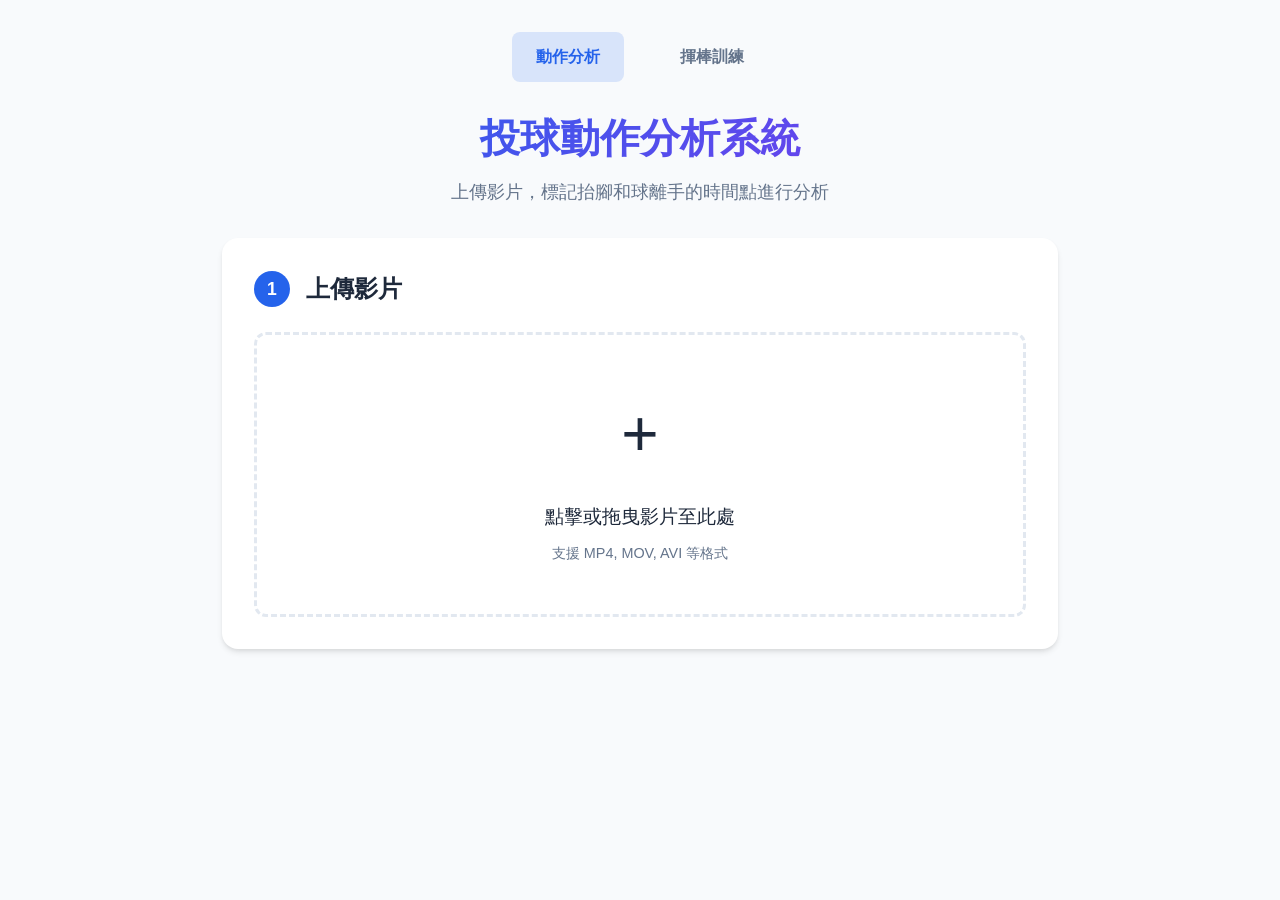
<file: index.html>
<!DOCTYPE html>
<html lang="zh-TW">
<head>
    <meta charset="UTF-8">
    <meta name="viewport" content="width=device-width, initial-scale=1.0">
    <title>投球動作分析系統</title>
    <link rel="stylesheet" href="style.css">
    <link rel="stylesheet" href="training.css">
</head>
<body>
    <div class="container">
        <header>
            <nav class="nav-bar">
                <a href="index.html" class="nav-link active">動作分析</a>
                <a href="training.html" class="nav-link">揮棒訓練</a>
            </nav>
            <h1>投球動作分析系統</h1>
            <p class="subtitle">上傳影片，標記抬腳和球離手的時間點進行分析</p>
        </header>

        <main>
            <section class="step" id="step1">
                <div class="step-header">
                    <span class="step-number">1</span>
                    <h2>上傳影片</h2>
                </div>
                <div class="upload-area" id="uploadArea">
                    <input type="file" id="videoInput" accept="video/*" hidden>
                    <div class="upload-content">
                        <div class="upload-icon">+</div>
                        <p>點擊或拖曳影片至此處</p>
                        <span class="upload-hint">支援 MP4, MOV, AVI 等格式</span>
                    </div>
                </div>
            </section>

            <section class="step" id="step2" style="display: none;">
                <div class="step-header">
                    <span class="step-number">2</span>
                    <h2>標記時間點</h2>
                </div>
                
                <div class="video-container">
                    <video id="videoPlayer" controls></video>
                </div>

                <div class="timeline-container">
                    <div class="timeline" id="timeline">
                        <div class="timeline-marker start-marker" id="startMarker" style="display: none;">
                            <div class="marker-line"></div>
                            <div class="marker-label">抬腳</div>
                        </div>
                        <div class="timeline-marker end-marker" id="endMarker" style="display: none;">
                            <div class="marker-line"></div>
                            <div class="marker-label">離手</div>
                        </div>
                        <div class="timeline-progress" id="timelineProgress"></div>
                    </div>
                </div>

                <div class="time-controls">
                    <div class="time-input-group">
                        <label>抬腳時間</label>
                        <div class="time-display">
                            <span id="startTimeDisplay">--:--:---</span>
                            <button class="btn btn-mark" id="markStartBtn">標記當前時間</button>
                        </div>
                    </div>
                    <div class="time-input-group">
                        <label>球離手時間</label>
                        <div class="time-display">
                            <span id="endTimeDisplay">--:--:---</span>
                            <button class="btn btn-mark" id="markEndBtn">標記當前時間</button>
                        </div>
                    </div>
                </div>

                <div class="playback-controls">
                    <button class="btn btn-control" id="prevFrameBtn">上一幀</button>
                    <button class="btn btn-control" id="playPauseBtn">播放</button>
                    <button class="btn btn-control" id="nextFrameBtn">下一幀</button>
                    <div class="speed-control">
                        <label>播放速度:</label>
                        <select id="playbackSpeed">
                            <option value="0.25">0.25x</option>
                            <option value="0.5">0.5x</option>
                            <option value="1" selected>1x</option>
                            <option value="1.5">1.5x</option>
                            <option value="2">2x</option>
                        </select>
                    </div>
                </div>

                <div class="action-buttons">
                    <button class="btn btn-secondary" id="resetBtn">重新選擇影片</button>
                    <button class="btn btn-primary" id="analyzeBtn" disabled>開始分析</button>
                </div>
            </section>

            <section class="step" id="step3" style="display: none;">
                <div class="step-header">
                    <span class="step-number">3</span>
                    <h2>分析結果</h2>
                </div>
                
                <div class="loading" id="loadingIndicator">
                    <div class="spinner"></div>
                    <p id="loadingText">正在處理影片...</p>
                </div>

                <div class="result-container" id="resultContainer" style="display: none;">
                    <div class="result-info">
                        <h3>分析完成！</h3>
                        <p id="resultMessage"></p>
                    </div>
                    <div class="result-actions">
                        <button class="btn btn-primary" id="newAnalysisBtn">進行新的分析</button>
                    </div>
                </div>

                <div class="error-container" id="errorContainer" style="display: none;">
                    <div class="error-icon">X</div>
                    <h3>處理失敗</h3>
                    <p id="errorMessage"></p>
                    <button class="btn btn-secondary" id="retryBtn">重試</button>
                </div>
            </section>
        </main>
    </div>

    <script src="script.js"></script>
</body>
</html>
</file>
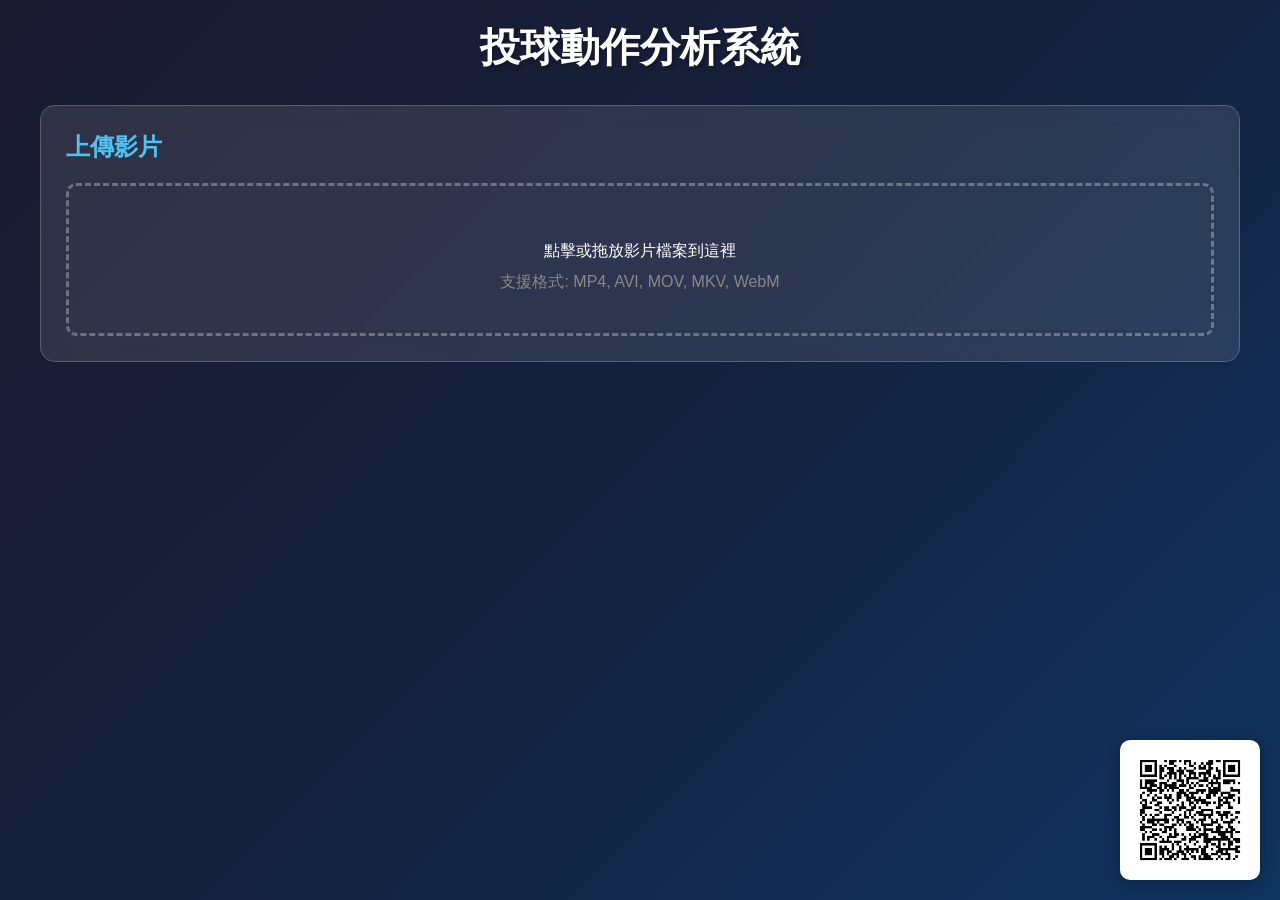
<file: docs/index.html>
<!DOCTYPE html>
<html lang="zh-TW">
<head>
    <meta charset="UTF-8">
    <meta name="viewport" content="width=device-width, initial-scale=1.0">
    <title>投球動作分析系統</title>
    <style>
        * {
            margin: 0;
            padding: 0;
            box-sizing: border-box;
        }

        .qr-code-corner {
            position: fixed;
            bottom: 20px;
            right: 20px;
            z-index: 1000;
            background: white;
            padding: 10px;
            border-radius: 10px;
            box-shadow: 0 4px 15px rgba(0, 0, 0, 0.3);
        }

        .qr-code-corner img {
            width: 120px;
            height: 120px;
            display: block;
        }

        body {
            font-family: 'Segoe UI', Tahoma, Geneva, Verdana, sans-serif;
            background: linear-gradient(135deg, #1a1a2e 0%, #16213e 50%, #0f3460 100%);
            min-height: 100vh;
            color: #fff;
            padding: 20px;
        }

        .container {
            max-width: 1200px;
            margin: 0 auto;
        }

        h1 {
            text-align: center;
            margin-bottom: 30px;
            font-size: 2.5rem;
            text-shadow: 2px 2px 4px rgba(0,0,0,0.3);
        }

        .card {
            background: rgba(255, 255, 255, 0.1);
            backdrop-filter: blur(10px);
            border-radius: 15px;
            padding: 25px;
            margin-bottom: 25px;
            border: 1px solid rgba(255, 255, 255, 0.2);
        }

        .card h2 {
            margin-bottom: 20px;
            color: #4fc3f7;
            font-size: 1.5rem;
        }

        .upload-area {
            border: 3px dashed rgba(255, 255, 255, 0.3);
            border-radius: 10px;
            padding: 40px;
            text-align: center;
            cursor: pointer;
            transition: all 0.3s ease;
        }

        .upload-area:hover {
            border-color: #4fc3f7;
            background: rgba(79, 195, 247, 0.1);
        }

        .upload-area.dragover {
            border-color: #4fc3f7;
            background: rgba(79, 195, 247, 0.2);
        }

        .upload-icon {
            font-size: 4rem;
            margin-bottom: 15px;
        }

        #fileInput {
            display: none;
        }

        .video-container {
            position: relative;
            width: 100%;
            max-width: 800px;
            margin: 0 auto;
        }

        #videoPlayer {
            width: 100%;
            border-radius: 10px;
            background: #000;
        }

        .time-controls {
            display: grid;
            grid-template-columns: 1fr 1fr;
            gap: 20px;
            margin-top: 20px;
        }

        .time-input-group {
            background: rgba(0, 0, 0, 0.3);
            padding: 20px;
            border-radius: 10px;
        }

        .time-input-group label {
            display: block;
            margin-bottom: 10px;
            font-weight: bold;
            color: #81d4fa;
        }

        .time-display {
            display: flex;
            align-items: center;
            gap: 10px;
        }

        .time-value {
            font-size: 1.5rem;
            font-family: 'Courier New', monospace;
            background: rgba(0, 0, 0, 0.5);
            padding: 10px 15px;
            border-radius: 5px;
            min-width: 120px;
            text-align: center;
        }

        .btn {
            padding: 12px 24px;
            border: none;
            border-radius: 8px;
            font-size: 1rem;
            font-weight: bold;
            cursor: pointer;
            transition: all 0.3s ease;
            text-transform: uppercase;
        }

        .btn-primary {
            background: linear-gradient(135deg, #4fc3f7, #0288d1);
            color: #fff;
        }

        .btn-primary:hover {
            transform: translateY(-2px);
            box-shadow: 0 5px 20px rgba(79, 195, 247, 0.4);
        }

        .btn-success {
            background: linear-gradient(135deg, #66bb6a, #43a047);
            color: #fff;
        }

        .btn-success:hover {
            transform: translateY(-2px);
            box-shadow: 0 5px 20px rgba(102, 187, 106, 0.4);
        }

        .btn-warning {
            background: linear-gradient(135deg, #ffa726, #fb8c00);
            color: #fff;
        }

        .btn-warning:hover {
            transform: translateY(-2px);
            box-shadow: 0 5px 20px rgba(255, 167, 38, 0.4);
        }

        .btn:disabled {
            opacity: 0.5;
            cursor: not-allowed;
            transform: none;
        }

        .playback-controls {
            display: flex;
            justify-content: center;
            gap: 10px;
            margin-top: 15px;
            flex-wrap: wrap;
        }

        .btn-small {
            padding: 8px 16px;
            font-size: 0.9rem;
        }

        .current-time-display {
            text-align: center;
            margin-top: 15px;
            font-size: 1.2rem;
        }

        .current-time-display span {
            font-family: 'Courier New', monospace;
            background: rgba(0, 0, 0, 0.5);
            padding: 5px 15px;
            border-radius: 5px;
        }

        .process-section {
            text-align: center;
            margin-top: 20px;
        }

        .progress-container {
            display: none;
            margin-top: 20px;
        }

        .progress-bar {
            height: 30px;
            background: rgba(0, 0, 0, 0.3);
            border-radius: 15px;
            overflow: hidden;
            position: relative;
        }

        .progress-fill {
            height: 100%;
            background: linear-gradient(90deg, #4fc3f7, #0288d1);
            border-radius: 15px;
            transition: width 0.3s ease;
            display: flex;
            align-items: center;
            justify-content: center;
        }

        .progress-text {
            position: absolute;
            width: 100%;
            text-align: center;
            line-height: 30px;
            font-weight: bold;
        }

        .status-message {
            margin-top: 15px;
            padding: 15px;
            border-radius: 8px;
            display: none;
        }

        .status-message.success {
            display: block;
            background: rgba(102, 187, 106, 0.3);
            border: 1px solid #66bb6a;
        }

        .status-message.error {
            display: block;
            background: rgba(244, 67, 54, 0.3);
            border: 1px solid #f44336;
        }

        .status-message.info {
            display: block;
            background: rgba(79, 195, 247, 0.3);
            border: 1px solid #4fc3f7;
        }

        .timeline-container {
            margin-top: 20px;
            padding: 15px;
            background: rgba(0, 0, 0, 0.3);
            border-radius: 10px;
        }

        .timeline {
            position: relative;
            height: 40px;
            background: rgba(255, 255, 255, 0.1);
            border-radius: 5px;
            cursor: pointer;
        }

        .timeline-marker {
            position: absolute;
            top: 0;
            height: 100%;
            width: 3px;
            cursor: grab;
        }

        .timeline-marker.start {
            background: #66bb6a;
        }

        .timeline-marker.end {
            background: #f44336;
        }

        .timeline-selection {
            position: absolute;
            top: 0;
            height: 100%;
            background: rgba(79, 195, 247, 0.3);
        }

        .timeline-labels {
            display: flex;
            justify-content: space-between;
            margin-top: 5px;
            font-size: 0.9rem;
            color: #aaa;
        }

        @media (max-width: 768px) {
            .time-controls {
                grid-template-columns: 1fr;
            }

            h1 {
                font-size: 1.8rem;
            }
        }
    </style>
</head>
<body>
    <div class="container">
        <h1>投球動作分析系統</h1>

        <!-- Upload Section -->
        <div class="card" id="uploadSection">
            <h2>上傳影片</h2>
            <div class="upload-area" id="uploadArea">
                <div class="upload-icon"></div>
                <p>點擊或拖放影片檔案到這裡</p>
                <p style="color: #888; margin-top: 10px;">支援格式: MP4, AVI, MOV, MKV, WebM</p>
                <input type="file" id="fileInput" accept="video/*">
            </div>
        </div>

        <div class="card" id="videoSection" style="display: none;">
            <h2>影片預覽與時間標記</h2>
            
            <div class="video-container">
                <video id="videoPlayer" controls crossorigin="anonymous"></video>
            </div>

            <div class="current-time-display">
                目前時間: <span id="currentTimeDisplay">0.000</span> 秒
            </div>

            <div class="playback-controls">
                <button class="btn btn-small btn-primary" onclick="seekRelative(-5)">-5s</button>
                <button class="btn btn-small btn-primary" onclick="seekRelative(-1)">-1s</button>
                <button class="btn btn-small btn-primary" onclick="seekRelative(-0.1)">-0.1s</button>
                <button class="btn btn-small btn-primary" onclick="togglePlay()">播放/暫停</button>
                <button class="btn btn-small btn-primary" onclick="seekRelative(0.1)">+0.1s</button>
                <button class="btn btn-small btn-primary" onclick="seekRelative(1)">+1s</button>
                <button class="btn btn-small btn-primary" onclick="seekRelative(5)">+5s</button>
            </div>

            <div class="playback-controls">
                <button class="btn btn-small btn-primary" onclick="setPlaybackRate(0.25)">0.25x</button>
                <button class="btn btn-small btn-primary" onclick="setPlaybackRate(0.5)">0.5x</button>
                <button class="btn btn-small btn-primary" onclick="setPlaybackRate(1)">1x</button>
                <button class="btn btn-small btn-primary" onclick="setPlaybackRate(2)">2x</button>
            </div>

            <div class="time-controls">
                <div class="time-input-group">
                    <label>抬腳時間 (開始)</label>
                    <div class="time-display">
                        <span class="time-value" id="startTimeValue">未設定</span>
                        <button class="btn btn-success" onclick="setStartTime()">設定目前時間</button>
                    </div>
                </div>
                <div class="time-input-group">
                    <label>球離手時間 (結束)</label>
                    <div class="time-display">
                        <span class="time-value" id="endTimeValue">未設定</span>
                        <button class="btn btn-warning" onclick="setEndTime()">設定目前時間</button>
                    </div>
                </div>
            </div>

            <div class="timeline-container">
                <div class="timeline" id="timeline">
                    <div class="timeline-selection" id="timelineSelection"></div>
                    <div class="timeline-marker start" id="startMarker" style="display: none;"></div>
                    <div class="timeline-marker end" id="endMarker" style="display: none;"></div>
                </div>
                <div class="timeline-labels">
                    <span>0:00</span>
                    <span id="durationLabel">0:00</span>
                </div>
            </div>

            <div class="process-section">
                <button class="btn btn-success" id="processBtn" onclick="processVideo()" disabled>
                    開始分析
                </button>
            </div>

            <div class="progress-container" id="progressContainer">
                <div class="progress-bar">
                    <div class="progress-fill" id="progressFill" style="width: 0%"></div>
                    <div class="progress-text" id="progressText">處理中...</div>
                </div>
            </div>

            <div class="status-message" id="statusMessage"></div>
        </div>
    </div>

    <script>
        const DEFAULT_API = 'https://unirritably-unfoul-chere.ngrok-free.dev';
        let API_BASE = localStorage.getItem('apiBase') || DEFAULT_API;
        
        let uploadedFilename = null;
        let startTime = null;
        let endTime = null;
        const video = document.getElementById('videoPlayer');

        // Upload handling
        const uploadArea = document.getElementById('uploadArea');
        const fileInput = document.getElementById('fileInput');

        uploadArea.addEventListener('click', () => fileInput.click());
        
        uploadArea.addEventListener('dragover', (e) => {
            e.preventDefault();
            uploadArea.classList.add('dragover');
        });

        uploadArea.addEventListener('dragleave', () => {
            uploadArea.classList.remove('dragover');
        });

        uploadArea.addEventListener('drop', (e) => {
            e.preventDefault();
            uploadArea.classList.remove('dragover');
            const files = e.dataTransfer.files;
            if (files.length > 0) {
                handleFileUpload(files[0]);
            }
        });

        fileInput.addEventListener('change', (e) => {
            if (e.target.files.length > 0) {
                handleFileUpload(e.target.files[0]);
            }
        });

        async function handleFileUpload(file) {
            const formData = new FormData();
            formData.append('video', file);

            showStatus('info', '正在上傳影片...');

            try {
                const response = await fetch(`${API_BASE}/upload`, {
                    method: 'POST',
                    headers: {
                        'ngrok-skip-browser-warning': 'true'
                    },
                    body: formData
                });

                const data = await response.json();

                if (data.success) {
                    uploadedFilename = data.filename;
                    
                    // 使用 fetch 載入影片以繞過 ngrok 警告頁面
                    showStatus('info', '正在載入影片...');
                    const videoResponse = await fetch(`${API_BASE}/uploads/${data.filename}`, {
                        headers: {
                            'ngrok-skip-browser-warning': 'true'
                        }
                    });
                    const videoBlob = await videoResponse.blob();
                    const videoUrl = URL.createObjectURL(videoBlob);
                    video.src = videoUrl;
                    
                    document.getElementById('videoSection').style.display = 'block';
                    document.getElementById('uploadSection').style.display = 'none';
                    showStatus('success', '影片上傳成功！請標記抬腳和球離手的時間點。');
                } else {
                    showStatus('error', `上傳失敗: ${data.error}`);
                }
            } catch (error) {
                showStatus('error', `上傳錯誤: ${error.message}`);
            }
        }

        video.addEventListener('timeupdate', () => {
            document.getElementById('currentTimeDisplay').textContent = video.currentTime.toFixed(3);
            updateTimeline();
        });

        video.addEventListener('loadedmetadata', () => {
            const duration = video.duration;
            const minutes = Math.floor(duration / 60);
            const seconds = Math.floor(duration % 60);
            document.getElementById('durationLabel').textContent = `${minutes}:${seconds.toString().padStart(2, '0')}`;
        });

        function togglePlay() {
            if (video.paused) {
                video.play();
            } else {
                video.pause();
            }
        }

        function seekRelative(seconds) {
            video.currentTime = Math.max(0, Math.min(video.duration, video.currentTime + seconds));
        }

        function setPlaybackRate(rate) {
            video.playbackRate = rate;
        }

        function setStartTime() {
            startTime = video.currentTime;
            document.getElementById('startTimeValue').textContent = startTime.toFixed(3) + 's';
            document.getElementById('startMarker').style.display = 'block';
            updateTimeline();
            checkProcessReady();
        }

        function setEndTime() {
            endTime = video.currentTime;
            document.getElementById('endTimeValue').textContent = endTime.toFixed(3) + 's';
            document.getElementById('endMarker').style.display = 'block';
            updateTimeline();
            checkProcessReady();
        }

        function updateTimeline() {
            const duration = video.duration || 1;
            const timeline = document.getElementById('timeline');
            const startMarker = document.getElementById('startMarker');
            const endMarker = document.getElementById('endMarker');
            const selection = document.getElementById('timelineSelection');

            if (startTime !== null) {
                const startPercent = (startTime / duration) * 100;
                startMarker.style.left = `${startPercent}%`;
            }

            if (endTime !== null) {
                const endPercent = (endTime / duration) * 100;
                endMarker.style.left = `${endPercent}%`;
            }

            if (startTime !== null && endTime !== null) {
                const startPercent = (startTime / duration) * 100;
                const endPercent = (endTime / duration) * 100;
                selection.style.left = `${Math.min(startPercent, endPercent)}%`;
                selection.style.width = `${Math.abs(endPercent - startPercent)}%`;
            }
        }

        function checkProcessReady() {
            const processBtn = document.getElementById('processBtn');
            if (startTime !== null && endTime !== null && startTime < endTime) {
                processBtn.disabled = false;
            } else {
                processBtn.disabled = true;
            }
        }

        document.getElementById('timeline').addEventListener('click', (e) => {
            const rect = e.target.getBoundingClientRect();
            const percent = (e.clientX - rect.left) / rect.width;
            video.currentTime = percent * video.duration;
        });

        document.addEventListener('keydown', (e) => {
            // Ignore if typing in an input
            if (e.target.tagName === 'INPUT' || e.target.tagName === 'TEXTAREA') return;

            switch (e.key.toLowerCase()) {
                case ' ':
                    e.preventDefault();
                    togglePlay();
                    break;
                case 'arrowleft':
                    e.preventDefault();
                    seekRelative(-1);
                    break;
                case 'arrowright':
                    e.preventDefault();
                    seekRelative(1);
                    break;
                case 's':
                    setStartTime();
                    break;
                case 'e':
                    setEndTime();
                    break;
                case ',':
                    e.preventDefault();
                    seekRelative(-0.1);
                    break;
                case '.':
                    e.preventDefault();
                    seekRelative(0.1);
                    break;
            }
        });

        async function processVideo() {
            if (startTime === null || endTime === null) {
                showStatus('error', '請先設定抬腳時間和球離手時間');
                return;
            }

            if (startTime >= endTime) {
                showStatus('error', '抬腳時間必須早於球離手時間');
                return;
            }

            const processBtn = document.getElementById('processBtn');
            processBtn.disabled = true;

            document.getElementById('progressContainer').style.display = 'block';
            updateProgress(10, '正在裁剪影片...');

            try {
                const response = await fetch(`${API_BASE}/process`, {
                    method: 'POST',
                    headers: {
                        'Content-Type': 'application/json',
                        'ngrok-skip-browser-warning': 'true'
                    },
                    body: JSON.stringify({
                        filename: uploadedFilename,
                        start_time: startTime,
                        end_time: endTime
                    })
                });

                updateProgress(50, '正在運行分析腳本...');

                const data = await response.json();

                if (data.success) {
                    updateProgress(100, '分析完成！');
                    
                    let resultMessage = `處理完成！影片時長: ${data.duration.toFixed(3)} 秒`;
                    if (data.prediction) {
                        resultMessage += `<br><br><strong>預測球速: ${data.prediction.speed_mph} mph (${data.prediction.speed_kmh} km/h)</strong>`;
                    }
                    showStatus('success', resultMessage, true);
                } else {
                    showStatus('error', `處理失敗: ${data.error}`);
                }
            } catch (error) {
                showStatus('error', `處理錯誤: ${error.message}`);
            } finally {
                processBtn.disabled = false;
            }
        }

        function updateProgress(percent, text) {
            document.getElementById('progressFill').style.width = `${percent}%`;
            document.getElementById('progressText').textContent = text;
        }

        function showStatus(type, message, isHtml = false) {
            const statusEl = document.getElementById('statusMessage');
            statusEl.className = `status-message ${type}`;
            if (isHtml) {
                statusEl.innerHTML = message;
            } else {
                statusEl.textContent = message;
            }
            statusEl.style.display = 'block';
        }
    </script>
    
    <div class="qr-code-corner"><a href="https://docs.google.com/presentation/d/1RoQt6F8I3_kiYopE0jx7GXyL8ROhwYqaAoJYUiV5yq0/edit?usp=sharing">
        <img src="images/qrcode.png" alt="QR Code" />
    </div>
</body>
</html>
</file>
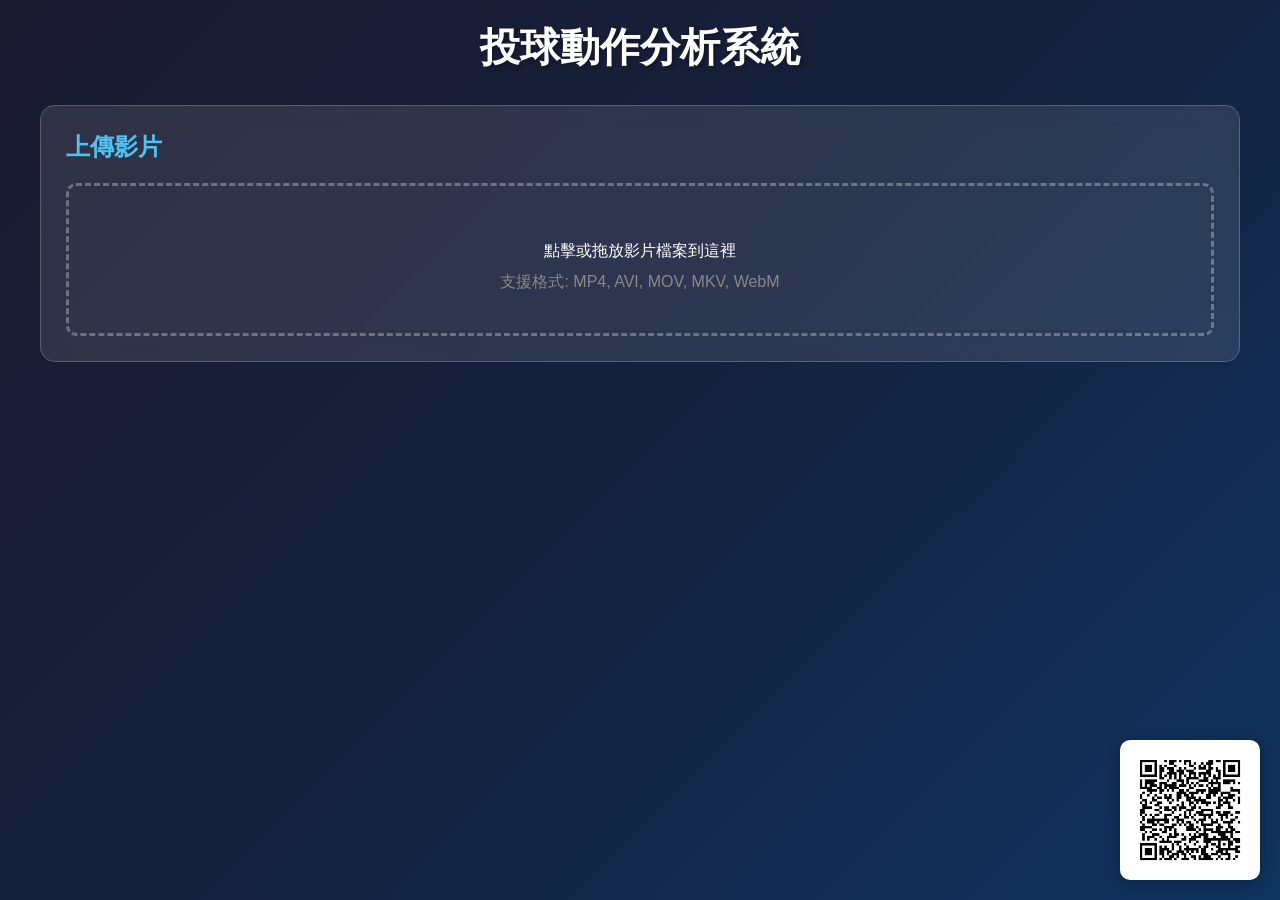
<file: static/index.html>
<!DOCTYPE html>
<html lang="zh-TW">
<head>
    <meta charset="UTF-8">
    <meta name="viewport" content="width=device-width, initial-scale=1.0">
    <title>投球動作分析系統</title>
    <style>
        * {
            margin: 0;
            padding: 0;
            box-sizing: border-box;
        }

        /* QR Code 右下角固定樣式 */
        .qr-code-corner {
            position: fixed;
            bottom: 20px;
            right: 20px;
            z-index: 1000;
            background: white;
            padding: 10px;
            border-radius: 10px;
            box-shadow: 0 4px 15px rgba(0, 0, 0, 0.3);
        }

        .qr-code-corner img {
            width: 120px;
            height: 120px;
            display: block;
        }

        body {
            font-family: 'Segoe UI', Tahoma, Geneva, Verdana, sans-serif;
            background: linear-gradient(135deg, #1a1a2e 0%, #16213e 50%, #0f3460 100%);
            min-height: 100vh;
            color: #fff;
            padding: 20px;
        }

        .container {
            max-width: 1200px;
            margin: 0 auto;
        }

        h1 {
            text-align: center;
            margin-bottom: 30px;
            font-size: 2.5rem;
            text-shadow: 2px 2px 4px rgba(0,0,0,0.3);
        }

        .card {
            background: rgba(255, 255, 255, 0.1);
            backdrop-filter: blur(10px);
            border-radius: 15px;
            padding: 25px;
            margin-bottom: 25px;
            border: 1px solid rgba(255, 255, 255, 0.2);
        }

        .card h2 {
            margin-bottom: 20px;
            color: #4fc3f7;
            font-size: 1.5rem;
        }

        .upload-area {
            border: 3px dashed rgba(255, 255, 255, 0.3);
            border-radius: 10px;
            padding: 40px;
            text-align: center;
            cursor: pointer;
            transition: all 0.3s ease;
        }

        .upload-area:hover {
            border-color: #4fc3f7;
            background: rgba(79, 195, 247, 0.1);
        }

        .upload-area.dragover {
            border-color: #4fc3f7;
            background: rgba(79, 195, 247, 0.2);
        }

        .upload-icon {
            font-size: 4rem;
            margin-bottom: 15px;
        }

        #fileInput {
            display: none;
        }

        .video-container {
            position: relative;
            width: 100%;
            max-width: 800px;
            margin: 0 auto;
        }

        #videoPlayer {
            width: 100%;
            border-radius: 10px;
            background: #000;
        }

        .time-controls {
            display: grid;
            grid-template-columns: 1fr 1fr;
            gap: 20px;
            margin-top: 20px;
        }

        .time-input-group {
            background: rgba(0, 0, 0, 0.3);
            padding: 20px;
            border-radius: 10px;
        }

        .time-input-group label {
            display: block;
            margin-bottom: 10px;
            font-weight: bold;
            color: #81d4fa;
        }

        .time-display {
            display: flex;
            align-items: center;
            gap: 10px;
        }

        .time-value {
            font-size: 1.5rem;
            font-family: 'Courier New', monospace;
            background: rgba(0, 0, 0, 0.5);
            padding: 10px 15px;
            border-radius: 5px;
            min-width: 120px;
            text-align: center;
        }

        .btn {
            padding: 12px 24px;
            border: none;
            border-radius: 8px;
            font-size: 1rem;
            font-weight: bold;
            cursor: pointer;
            transition: all 0.3s ease;
            text-transform: uppercase;
        }

        .btn-primary {
            background: linear-gradient(135deg, #4fc3f7, #0288d1);
            color: #fff;
        }

        .btn-primary:hover {
            transform: translateY(-2px);
            box-shadow: 0 5px 20px rgba(79, 195, 247, 0.4);
        }

        .btn-success {
            background: linear-gradient(135deg, #66bb6a, #43a047);
            color: #fff;
        }

        .btn-success:hover {
            transform: translateY(-2px);
            box-shadow: 0 5px 20px rgba(102, 187, 106, 0.4);
        }

        .btn-warning {
            background: linear-gradient(135deg, #ffa726, #fb8c00);
            color: #fff;
        }

        .btn-warning:hover {
            transform: translateY(-2px);
            box-shadow: 0 5px 20px rgba(255, 167, 38, 0.4);
        }

        .btn:disabled {
            opacity: 0.5;
            cursor: not-allowed;
            transform: none;
        }

        .playback-controls {
            display: flex;
            justify-content: center;
            gap: 10px;
            margin-top: 15px;
            flex-wrap: wrap;
        }

        .btn-small {
            padding: 8px 16px;
            font-size: 0.9rem;
        }

        .current-time-display {
            text-align: center;
            margin-top: 15px;
            font-size: 1.2rem;
        }

        .current-time-display span {
            font-family: 'Courier New', monospace;
            background: rgba(0, 0, 0, 0.5);
            padding: 5px 15px;
            border-radius: 5px;
        }

        .process-section {
            text-align: center;
            margin-top: 20px;
        }

        .progress-container {
            display: none;
            margin-top: 20px;
        }

        .progress-bar {
            height: 30px;
            background: rgba(0, 0, 0, 0.3);
            border-radius: 15px;
            overflow: hidden;
            position: relative;
        }

        .progress-fill {
            height: 100%;
            background: linear-gradient(90deg, #4fc3f7, #0288d1);
            border-radius: 15px;
            transition: width 0.3s ease;
            display: flex;
            align-items: center;
            justify-content: center;
        }

        .progress-text {
            position: absolute;
            width: 100%;
            text-align: center;
            line-height: 30px;
            font-weight: bold;
        }

        .status-message {
            margin-top: 15px;
            padding: 15px;
            border-radius: 8px;
            display: none;
        }

        .status-message.success {
            display: block;
            background: rgba(102, 187, 106, 0.3);
            border: 1px solid #66bb6a;
        }

        .status-message.error {
            display: block;
            background: rgba(244, 67, 54, 0.3);
            border: 1px solid #f44336;
        }

        .status-message.info {
            display: block;
            background: rgba(79, 195, 247, 0.3);
            border: 1px solid #4fc3f7;
        }

        .timeline-container {
            margin-top: 20px;
            padding: 15px;
            background: rgba(0, 0, 0, 0.3);
            border-radius: 10px;
        }

        .timeline {
            position: relative;
            height: 40px;
            background: rgba(255, 255, 255, 0.1);
            border-radius: 5px;
            cursor: pointer;
        }

        .timeline-marker {
            position: absolute;
            top: 0;
            height: 100%;
            width: 3px;
            cursor: grab;
        }

        .timeline-marker.start {
            background: #66bb6a;
        }

        .timeline-marker.end {
            background: #f44336;
        }

        .timeline-selection {
            position: absolute;
            top: 0;
            height: 100%;
            background: rgba(79, 195, 247, 0.3);
        }

        .timeline-labels {
            display: flex;
            justify-content: space-between;
            margin-top: 5px;
            font-size: 0.9rem;
            color: #aaa;
        }

        @media (max-width: 768px) {
            .time-controls {
                grid-template-columns: 1fr;
            }

            h1 {
                font-size: 1.8rem;
            }
        }
    </style>
</head>
<body>
    <div class="container">
        <h1>投球動作分析系統</h1>

        <!-- Upload Section -->
        <div class="card" id="uploadSection">
            <h2>上傳影片</h2>
            <div class="upload-area" id="uploadArea">
                <div class="upload-icon"></div>
                <p>點擊或拖放影片檔案到這裡</p>
                <p style="color: #888; margin-top: 10px;">支援格式: MP4, AVI, MOV, MKV, WebM</p>
                <input type="file" id="fileInput" accept="video/*">
            </div>
        </div>

        <!-- Video Player Section -->
        <div class="card" id="videoSection" style="display: none;">
            <h2>影片預覽與時間標記</h2>
            
            <div class="video-container">
                <video id="videoPlayer" controls crossorigin="anonymous"></video>
            </div>

            <div class="current-time-display">
                目前時間: <span id="currentTimeDisplay">0.000</span> 秒
            </div>

            <div class="playback-controls">
                <button class="btn btn-small btn-primary" onclick="seekRelative(-5)">-5s</button>
                <button class="btn btn-small btn-primary" onclick="seekRelative(-1)">-1s</button>
                <button class="btn btn-small btn-primary" onclick="seekRelative(-0.1)">-0.1s</button>
                <button class="btn btn-small btn-primary" onclick="togglePlay()">播放/暫停</button>
                <button class="btn btn-small btn-primary" onclick="seekRelative(0.1)">+0.1s</button>
                <button class="btn btn-small btn-primary" onclick="seekRelative(1)">+1s</button>
                <button class="btn btn-small btn-primary" onclick="seekRelative(5)">+5s</button>
            </div>

            <div class="playback-controls">
                <button class="btn btn-small btn-primary" onclick="setPlaybackRate(0.25)">0.25x</button>
                <button class="btn btn-small btn-primary" onclick="setPlaybackRate(0.5)">0.5x</button>
                <button class="btn btn-small btn-primary" onclick="setPlaybackRate(1)">1x</button>
                <button class="btn btn-small btn-primary" onclick="setPlaybackRate(2)">2x</button>
            </div>

            <div class="time-controls">
                <div class="time-input-group">
                    <label>抬腳時間 (開始)</label>
                    <div class="time-display">
                        <span class="time-value" id="startTimeValue">未設定</span>
                        <button class="btn btn-success" onclick="setStartTime()">設定目前時間</button>
                    </div>
                </div>
                <div class="time-input-group">
                    <label>球離手時間 (結束)</label>
                    <div class="time-display">
                        <span class="time-value" id="endTimeValue">未設定</span>
                        <button class="btn btn-warning" onclick="setEndTime()">設定目前時間</button>
                    </div>
                </div>
            </div>

            <div class="timeline-container">
                <div class="timeline" id="timeline">
                    <div class="timeline-selection" id="timelineSelection"></div>
                    <div class="timeline-marker start" id="startMarker" style="display: none;"></div>
                    <div class="timeline-marker end" id="endMarker" style="display: none;"></div>
                </div>
                <div class="timeline-labels">
                    <span>0:00</span>
                    <span id="durationLabel">0:00</span>
                </div>
            </div>

            <div class="process-section">
                <button class="btn btn-success" id="processBtn" onclick="processVideo()" disabled>
                    開始分析
                </button>
            </div>

            <div class="progress-container" id="progressContainer">
                <div class="progress-bar">
                    <div class="progress-fill" id="progressFill" style="width: 0%"></div>
                    <div class="progress-text" id="progressText">處理中...</div>
                </div>
            </div>

            <div class="status-message" id="statusMessage"></div>
        </div>
    </div>

    <script>
        // 後端 API 位址
        const DEFAULT_API = 'https://unirritably-unfoul-chere.ngrok-free.dev';
        let API_BASE = localStorage.getItem('apiBase') || DEFAULT_API;
        
        let uploadedFilename = null;
        let startTime = null;
        let endTime = null;
        const video = document.getElementById('videoPlayer');

        // Upload handling
        const uploadArea = document.getElementById('uploadArea');
        const fileInput = document.getElementById('fileInput');

        uploadArea.addEventListener('click', () => fileInput.click());
        
        uploadArea.addEventListener('dragover', (e) => {
            e.preventDefault();
            uploadArea.classList.add('dragover');
        });

        uploadArea.addEventListener('dragleave', () => {
            uploadArea.classList.remove('dragover');
        });

        uploadArea.addEventListener('drop', (e) => {
            e.preventDefault();
            uploadArea.classList.remove('dragover');
            const files = e.dataTransfer.files;
            if (files.length > 0) {
                handleFileUpload(files[0]);
            }
        });

        fileInput.addEventListener('change', (e) => {
            if (e.target.files.length > 0) {
                handleFileUpload(e.target.files[0]);
            }
        });

        async function handleFileUpload(file) {
            const formData = new FormData();
            formData.append('video', file);

            showStatus('info', '正在上傳影片...');

            try {
                const response = await fetch(`${API_BASE}/upload`, {
                    method: 'POST',
                    headers: {
                        'ngrok-skip-browser-warning': 'true'
                    },
                    body: formData
                });

                const data = await response.json();

                if (data.success) {
                    uploadedFilename = data.filename;
                    
                    // 使用 fetch 載入影片以繞過 ngrok 警告頁面
                    showStatus('info', '正在載入影片...');
                    const videoResponse = await fetch(`${API_BASE}/uploads/${data.filename}`, {
                        headers: {
                            'ngrok-skip-browser-warning': 'true'
                        }
                    });
                    const videoBlob = await videoResponse.blob();
                    const videoUrl = URL.createObjectURL(videoBlob);
                    video.src = videoUrl;
                    
                    document.getElementById('videoSection').style.display = 'block';
                    document.getElementById('uploadSection').style.display = 'none';
                    showStatus('success', '影片上傳成功！請標記抬腳和球離手的時間點。');
                } else {
                    showStatus('error', `上傳失敗: ${data.error}`);
                }
            } catch (error) {
                showStatus('error', `上傳錯誤: ${error.message}`);
            }
        }

        // Video controls
        video.addEventListener('timeupdate', () => {
            document.getElementById('currentTimeDisplay').textContent = video.currentTime.toFixed(3);
            updateTimeline();
        });

        video.addEventListener('loadedmetadata', () => {
            const duration = video.duration;
            const minutes = Math.floor(duration / 60);
            const seconds = Math.floor(duration % 60);
            document.getElementById('durationLabel').textContent = `${minutes}:${seconds.toString().padStart(2, '0')}`;
        });

        function togglePlay() {
            if (video.paused) {
                video.play();
            } else {
                video.pause();
            }
        }

        function seekRelative(seconds) {
            video.currentTime = Math.max(0, Math.min(video.duration, video.currentTime + seconds));
        }

        function setPlaybackRate(rate) {
            video.playbackRate = rate;
        }

        function setStartTime() {
            startTime = video.currentTime;
            document.getElementById('startTimeValue').textContent = startTime.toFixed(3) + 's';
            document.getElementById('startMarker').style.display = 'block';
            updateTimeline();
            checkProcessReady();
        }

        function setEndTime() {
            endTime = video.currentTime;
            document.getElementById('endTimeValue').textContent = endTime.toFixed(3) + 's';
            document.getElementById('endMarker').style.display = 'block';
            updateTimeline();
            checkProcessReady();
        }

        function updateTimeline() {
            const duration = video.duration || 1;
            const timeline = document.getElementById('timeline');
            const startMarker = document.getElementById('startMarker');
            const endMarker = document.getElementById('endMarker');
            const selection = document.getElementById('timelineSelection');

            if (startTime !== null) {
                const startPercent = (startTime / duration) * 100;
                startMarker.style.left = `${startPercent}%`;
            }

            if (endTime !== null) {
                const endPercent = (endTime / duration) * 100;
                endMarker.style.left = `${endPercent}%`;
            }

            if (startTime !== null && endTime !== null) {
                const startPercent = (startTime / duration) * 100;
                const endPercent = (endTime / duration) * 100;
                selection.style.left = `${Math.min(startPercent, endPercent)}%`;
                selection.style.width = `${Math.abs(endPercent - startPercent)}%`;
            }
        }

        function checkProcessReady() {
            const processBtn = document.getElementById('processBtn');
            if (startTime !== null && endTime !== null && startTime < endTime) {
                processBtn.disabled = false;
            } else {
                processBtn.disabled = true;
            }
        }

        // Timeline click to seek
        document.getElementById('timeline').addEventListener('click', (e) => {
            const rect = e.target.getBoundingClientRect();
            const percent = (e.clientX - rect.left) / rect.width;
            video.currentTime = percent * video.duration;
        });

        // Keyboard shortcuts
        document.addEventListener('keydown', (e) => {
            // Ignore if typing in an input
            if (e.target.tagName === 'INPUT' || e.target.tagName === 'TEXTAREA') return;

            switch (e.key.toLowerCase()) {
                case ' ':
                    e.preventDefault();
                    togglePlay();
                    break;
                case 'arrowleft':
                    e.preventDefault();
                    seekRelative(-1);
                    break;
                case 'arrowright':
                    e.preventDefault();
                    seekRelative(1);
                    break;
                case 's':
                    setStartTime();
                    break;
                case 'e':
                    setEndTime();
                    break;
                case ',':
                    e.preventDefault();
                    seekRelative(-0.1);
                    break;
                case '.':
                    e.preventDefault();
                    seekRelative(0.1);
                    break;
            }
        });

        async function processVideo() {
            if (startTime === null || endTime === null) {
                showStatus('error', '請先設定抬腳時間和球離手時間');
                return;
            }

            if (startTime >= endTime) {
                showStatus('error', '抬腳時間必須早於球離手時間');
                return;
            }

            const processBtn = document.getElementById('processBtn');
            processBtn.disabled = true;

            document.getElementById('progressContainer').style.display = 'block';
            updateProgress(10, '正在裁剪影片...');

            try {
                const response = await fetch(`${API_BASE}/process`, {
                    method: 'POST',
                    headers: {
                        'Content-Type': 'application/json',
                        'ngrok-skip-browser-warning': 'true'
                    },
                    body: JSON.stringify({
                        filename: uploadedFilename,
                        start_time: startTime,
                        end_time: endTime
                    })
                });

                updateProgress(50, '正在運行分析腳本...');

                const data = await response.json();

                if (data.success) {
                    updateProgress(100, '分析完成！');
                    
                    // 顯示預測結果
                    let resultMessage = `處理完成！影片時長: ${data.duration.toFixed(3)} 秒`;
                    if (data.prediction) {
                        resultMessage += `<br><br><strong>預測球速: ${data.prediction.speed_mph} mph (${data.prediction.speed_kmh} km/h)</strong>`;
                    }
                    showStatus('success', resultMessage, true);
                } else {
                    showStatus('error', `處理失敗: ${data.error}`);
                }
            } catch (error) {
                showStatus('error', `處理錯誤: ${error.message}`);
            } finally {
                processBtn.disabled = false;
            }
        }

        function updateProgress(percent, text) {
            document.getElementById('progressFill').style.width = `${percent}%`;
            document.getElementById('progressText').textContent = text;
        }

        function showStatus(type, message, isHtml = false) {
            const statusEl = document.getElementById('statusMessage');
            statusEl.className = `status-message ${type}`;
            if (isHtml) {
                statusEl.innerHTML = message;
            } else {
                statusEl.textContent = message;
            }
            statusEl.style.display = 'block';
        }
    </script>
    
    <!-- QR Code 右下角固定位置 -->
    <div class="qr-code-corner">
        <img src="images/qrcode.png" alt="QR Code" />
    </div>
</body>
</html>
</file>
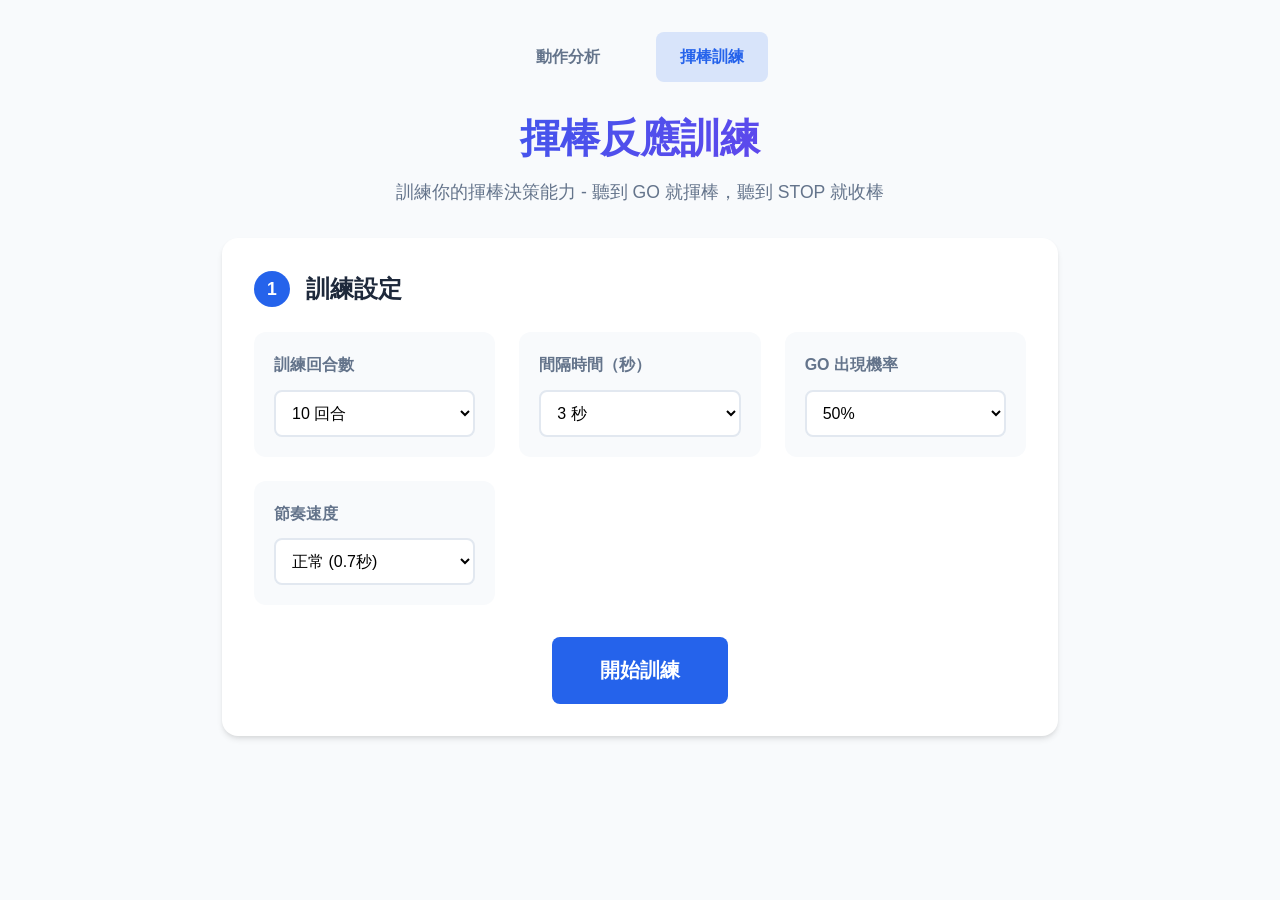
<file: training.html>
<!DOCTYPE html>
<html lang="zh-TW">
<head>
    <meta charset="UTF-8">
    <meta name="viewport" content="width=device-width, initial-scale=1.0">
    <title>棒球訓練 - 揮棒反應訓練</title>
    <link rel="stylesheet" href="style.css">
    <link rel="stylesheet" href="training.css">
</head>
<body>
    <div class="container">
        <header>
            <nav class="nav-bar">
                <a href="index.html" class="nav-link">動作分析</a>
                <a href="training.html" class="nav-link active">揮棒訓練</a>
            </nav>
            <h1>揮棒反應訓練</h1>
            <p class="subtitle">訓練你的揮棒決策能力 - 聽到 GO 就揮棒，聽到 STOP 就收棒</p>
        </header>

        <main>
            <section class="step" id="settingsSection">
                <div class="step-header">
                    <span class="step-number">1</span>
                    <h2>訓練設定</h2>
                </div>
                
                <div class="settings-grid">
                    <div class="setting-item">
                        <label for="roundCount">訓練回合數</label>
                        <select id="roundCount">
                            <option value="5">5 回合</option>
                            <option value="10" selected>10 回合</option>
                            <option value="15">15 回合</option>
                            <option value="20">20 回合</option>
                            <option value="0">練到吐</option>
                        </select>
                    </div>
                    
                    <div class="setting-item">
                        <label for="intervalTime">間隔時間（秒）</label>
                        <select id="intervalTime">
                            <option value="2">2 秒</option>
                            <option value="3" selected>3 秒</option>
                            <option value="4">4 秒</option>
                            <option value="5">5 秒</option>
                        </select>
                    </div>
                    
                    <div class="setting-item">
                        <label for="goRatio">GO 出現機率</label>
                        <select id="goRatio">
                            <option value="30">30%</option>
                            <option value="50" selected>50%</option>
                            <option value="70">70%</option>
                        </select>
                    </div>

                    <div class="setting-item">
                        <label for="rhythmSpeed">節奏速度</label>
                        <select id="rhythmSpeed">
                            <option value="1000">慢速 (1秒)</option>
                            <option value="700" selected>正常 (0.7秒)</option>
                            <option value="500">快速 (0.5秒)</option>
                            <option value="300">極快 (0.3秒)</option>
                        </select>
                    </div>
                </div>

                <div class="action-buttons">
                    <button class="btn btn-primary btn-large" id="startTrainingBtn">
                        開始訓練
                    </button>
                </div>
            </section>

            <section class="step" id="trainingSection" style="display: none;">
                <div class="training-display">
                    <div class="round-info">
                        <span id="currentRound">0</span> / <span id="totalRounds">10</span>
                    </div>
                    
                    <div class="command-display" id="commandDisplay">
                        準備開始...
                    </div>
                    
                    <div class="visual-indicator" id="visualIndicator">
                        <div class="indicator-circle"></div>
                    </div>

                    <div class="countdown-display" id="countdownDisplay">
                        
                    </div>
                </div>

                <div class="action-buttons">
                    <button class="btn btn-secondary" id="pauseBtn">暫停</button>
                    <button class="btn btn-danger" id="stopTrainingBtn">結束訓練</button>
                </div>
            </section>

            <section class="step" id="resultSection" style="display: none;">
                <div class="step-header">
                    <span class="step-number">2</span>
                    <h2>訓練完成</h2>
                </div>
                
                <div class="result-stats">
                    <div class="stat-card">
                        <div class="stat-value" id="totalRoundsResult">0</div>
                        <div class="stat-label">總回合數</div>
                    </div>
                    <div class="stat-card go">
                        <div class="stat-value" id="goCount">0</div>
                        <div class="stat-label">GO 次數</div>
                    </div>
                    <div class="stat-card stop">
                        <div class="stat-value" id="stopCount">0</div>
                        <div class="stat-label">STOP 次數</div>
                    </div>
                </div>

                <div class="user-input-section">
                    <h4>記錄你的表現</h4>
                    <div class="input-row">
                        <div class="input-group">
                            <label for="successInput">成功次數</label>
                            <input type="number" id="successInput" min="0" value="0">
                        </div>
                        <div class="input-group">
                            <label for="failInput">失敗次數</label>
                            <input type="number" id="failInput" min="0" value="0">
                        </div>
                    </div>
                    <button class="btn btn-success" id="saveResultBtn">儲存結果</button>
                </div>

                <div class="history-section">
                    <h4>歷史成功率</h4>
                    <div class="history-summary">
                        <div class="history-stat">
                            <span class="history-label">總訓練次數</span>
                            <span class="history-value" id="historyTotal">0</span>
                        </div>
                        <div class="history-stat">
                            <span class="history-label">總成功次數</span>
                            <span class="history-value" id="historySuccess">0</span>
                        </div>
                        <div class="history-stat">
                            <span class="history-label">歷史成功率</span>
                            <span class="history-value" id="historyRate">--%</span>
                        </div>
                    </div>
                    <button class="btn btn-small btn-outline" id="clearHistoryBtn">清除歷史</button>
                </div>

                <div class="action-buttons">
                    <button class="btn btn-primary" id="restartBtn">再次訓練</button>
                    <button class="btn btn-secondary" id="backToSettingsBtn">調整設定</button>
                </div>
            </section>
        </main>
    </div>

    <script src="training.js"></script>
</body>
</html>
</file>
<file: style.css>
* {
    margin: 0;
    padding: 0;
    box-sizing: border-box;
}

:root {
    --primary-color: #2563eb;
    --primary-hover: #1d4ed8;
    --secondary-color: #64748b;
    --success-color: #22c55e;
    --error-color: #ef4444;
    --warning-color: #f59e0b;
    --bg-color: #f8fafc;
    --card-bg: #ffffff;
    --text-primary: #1e293b;
    --text-secondary: #64748b;
    --border-color: #e2e8f0;
    --shadow: 0 4px 6px -1px rgba(0, 0, 0, 0.1), 0 2px 4px -1px rgba(0, 0, 0, 0.06);
    --shadow-lg: 0 10px 15px -3px rgba(0, 0, 0, 0.1), 0 4px 6px -2px rgba(0, 0, 0, 0.05);
}

body {
    font-family: -apple-system, BlinkMacSystemFont, 'Segoe UI', Roboto, 'Helvetica Neue', Arial, sans-serif;
    background-color: var(--bg-color);
    color: var(--text-primary);
    line-height: 1.6;
    min-height: 100vh;
}

.container {
    max-width: 900px;
    margin: 0 auto;
    padding: 2rem;
}

header {
    text-align: center;
    margin-bottom: 2rem;
}

header h1 {
    font-size: 2.5rem;
    margin-bottom: 0.5rem;
    background: linear-gradient(135deg, var(--primary-color), #7c3aed);
    -webkit-background-clip: text;
    -webkit-text-fill-color: transparent;
    background-clip: text;
}

.subtitle {
    color: var(--text-secondary);
    font-size: 1.1rem;
}

.step {
    background: var(--card-bg);
    border-radius: 16px;
    padding: 2rem;
    margin-bottom: 1.5rem;
    box-shadow: var(--shadow);
}

.step-header {
    display: flex;
    align-items: center;
    gap: 1rem;
    margin-bottom: 1.5rem;
}

.step-number {
    display: flex;
    align-items: center;
    justify-content: center;
    width: 36px;
    height: 36px;
    background: var(--primary-color);
    color: white;
    border-radius: 50%;
    font-weight: bold;
    font-size: 1.1rem;
}

.step-header h2 {
    font-size: 1.5rem;
    color: var(--text-primary);
}

.upload-area {
    border: 3px dashed var(--border-color);
    border-radius: 12px;
    padding: 3rem;
    text-align: center;
    cursor: pointer;
    transition: all 0.3s ease;
}

.upload-area:hover,
.upload-area.dragover {
    border-color: var(--primary-color);
    background-color: rgba(37, 99, 235, 0.05);
}

.upload-icon {
    font-size: 4rem;
    margin-bottom: 1rem;
}

.upload-content p {
    font-size: 1.2rem;
    color: var(--text-primary);
    margin-bottom: 0.5rem;
}

.upload-hint {
    font-size: 0.9rem;
    color: var(--text-secondary);
}

.video-container {
    background: #000;
    border-radius: 12px;
    overflow: hidden;
    margin-bottom: 1.5rem;
}

#videoPlayer {
    width: 100%;
    max-height: 500px;
    display: block;
}

.timeline-container {
    margin-bottom: 1.5rem;
    padding: 0 10px;
}

.timeline {
    position: relative;
    height: 40px;
    background: linear-gradient(to right, #e2e8f0, #cbd5e1);
    border-radius: 8px;
    cursor: pointer;
    overflow: visible;
}

.timeline-progress {
    position: absolute;
    left: 0;
    top: 0;
    height: 100%;
    background: linear-gradient(to right, var(--primary-color), #7c3aed);
    border-radius: 8px 0 0 8px;
    pointer-events: none;
    transition: width 0.1s linear;
}

.timeline-marker {
    position: absolute;
    top: -8px;
    transform: translateX(-50%);
    z-index: 10;
}

.marker-line {
    width: 4px;
    height: 56px;
    border-radius: 2px;
}

.start-marker .marker-line {
    background: var(--success-color);
}

.end-marker .marker-line {
    background: var(--error-color);
}

.marker-label {
    position: absolute;
    top: -24px;
    left: 50%;
    transform: translateX(-50%);
    font-size: 0.75rem;
    font-weight: bold;
    padding: 2px 8px;
    border-radius: 4px;
    white-space: nowrap;
}

.start-marker .marker-label {
    background: var(--success-color);
    color: white;
}

.end-marker .marker-label {
    background: var(--error-color);
    color: white;
}

.time-controls {
    display: grid;
    grid-template-columns: 1fr 1fr;
    gap: 1.5rem;
    margin-bottom: 1.5rem;
}

.time-input-group {
    background: var(--bg-color);
    padding: 1rem;
    border-radius: 12px;
}

.time-input-group label {
    display: block;
    font-weight: 600;
    margin-bottom: 0.5rem;
    color: var(--text-secondary);
}

.time-display {
    display: flex;
    align-items: center;
    gap: 1rem;
}

.time-display span {
    font-size: 1.5rem;
    font-family: 'Courier New', monospace;
    font-weight: bold;
    color: var(--text-primary);
}

.playback-controls {
    display: flex;
    align-items: center;
    justify-content: center;
    gap: 1rem;
    margin-bottom: 1.5rem;
    flex-wrap: wrap;
}

.speed-control {
    display: flex;
    align-items: center;
    gap: 0.5rem;
}

.speed-control label {
    color: var(--text-secondary);
}

.speed-control select {
    padding: 0.5rem;
    border: 2px solid var(--border-color);
    border-radius: 8px;
    font-size: 1rem;
    cursor: pointer;
}

.btn {
    padding: 0.75rem 1.5rem;
    border: none;
    border-radius: 8px;
    font-size: 1rem;
    font-weight: 600;
    cursor: pointer;
    transition: all 0.2s ease;
}

.btn:disabled {
    opacity: 0.5;
    cursor: not-allowed;
}

.btn-primary {
    background: var(--primary-color);
    color: white;
}

.btn-primary:hover:not(:disabled) {
    background: var(--primary-hover);
    transform: translateY(-2px);
    box-shadow: var(--shadow);
}

.btn-secondary {
    background: var(--secondary-color);
    color: white;
}

.btn-secondary:hover:not(:disabled) {
    background: #475569;
}

.btn-mark {
    background: var(--warning-color);
    color: white;
    padding: 0.5rem 1rem;
    font-size: 0.9rem;
}

.btn-mark:hover {
    background: #d97706;
}

.btn-control {
    background: var(--bg-color);
    color: var(--text-primary);
    border: 2px solid var(--border-color);
}

.btn-control:hover {
    border-color: var(--primary-color);
    color: var(--primary-color);
}

.btn-small {
    padding: 0.5rem 1rem;
    font-size: 0.875rem;
}

.action-buttons {
    display: flex;
    justify-content: center;
    gap: 1rem;
}

.loading {
    text-align: center;
    padding: 3rem;
}

.spinner {
    width: 60px;
    height: 60px;
    border: 4px solid var(--border-color);
    border-top-color: var(--primary-color);
    border-radius: 50%;
    animation: spin 1s linear infinite;
    margin: 0 auto 1.5rem;
}

@keyframes spin {
    to {
        transform: rotate(360deg);
    }
}

.loading p {
    font-size: 1.2rem;
    color: var(--text-secondary);
}

.result-container,
.error-container {
    text-align: center;
    padding: 2rem;
}

.result-info h3 {
    font-size: 1.5rem;
    color: var(--success-color);
    margin-bottom: 1rem;
}

.result-info p {
    color: var(--text-secondary);
    margin-bottom: 1.5rem;
}

.error-icon {
    font-size: 4rem;
    margin-bottom: 1rem;
}

.error-container h3 {
    color: var(--error-color);
    margin-bottom: 0.5rem;
}

.error-container p {
    color: var(--text-secondary);
    margin-bottom: 1.5rem;
}

.settings-toggle {
    position: fixed;
    bottom: 20px;
    right: 20px;
    width: 50px;
    height: 50px;
    background: var(--card-bg);
    border-radius: 50%;
    display: flex;
    align-items: center;
    justify-content: center;
    font-size: 1.5rem;
    cursor: pointer;
    box-shadow: var(--shadow-lg);
    transition: transform 0.2s;
    z-index: 100;
}

.settings-toggle:hover {
    transform: scale(1.1);
}

.settings-panel {
    position: fixed;
    bottom: 80px;
    right: 20px;
    background: var(--card-bg);
    padding: 1.5rem;
    border-radius: 12px;
    box-shadow: var(--shadow-lg);
    width: 300px;
    z-index: 100;
}

.settings-panel h3 {
    margin-bottom: 1rem;
    font-size: 1.1rem;
}

.settings-panel label {
    display: block;
    margin-bottom: 0.5rem;
    font-size: 0.9rem;
    color: var(--text-secondary);
}

.settings-panel input {
    width: 100%;
    padding: 0.75rem;
    border: 2px solid var(--border-color);
    border-radius: 8px;
    margin-bottom: 1rem;
    font-size: 0.9rem;
}

.settings-panel input:focus {
    outline: none;
    border-color: var(--primary-color);
}

footer {
    text-align: center;
    padding: 2rem;
    color: var(--text-secondary);
    font-size: 0.9rem;
}

@media (max-width: 768px) {
    .container {
        padding: 1rem;
    }

    header h1 {
        font-size: 1.8rem;
    }

    .step {
        padding: 1.5rem;
    }

    .time-controls {
        grid-template-columns: 1fr;
    }

    .time-display {
        flex-direction: column;
        align-items: flex-start;
    }

    .playback-controls {
        flex-direction: column;
    }

    .action-buttons {
        flex-direction: column;
    }

    .action-buttons .btn {
        width: 100%;
    }
}

.speed-result {
    background: linear-gradient(135deg, #10b981, #059669);
    color: white;
    padding: 2rem;
    border-radius: 16px;
    text-align: center;
    margin: 1.5rem 0;
    box-shadow: var(--shadow-lg);
}

.speed-result h3 {
    font-size: 1.2rem;
    margin-bottom: 1rem;
    opacity: 0.9;
}

.speed-display {
    display: flex;
    align-items: baseline;
    justify-content: center;
    gap: 0.5rem;
}

.speed-value {
    font-size: 4rem;
    font-weight: bold;
    line-height: 1;
}

.speed-unit {
    font-size: 1.5rem;
    opacity: 0.9;
}

.speed-kmh {
    margin-top: 0.5rem;
    font-size: 1.1rem;
    opacity: 0.8;
}

.angles-result {
    background: var(--bg-color);
    padding: 1.5rem;
    border-radius: 12px;
    margin-top: 1.5rem;
}

.angles-result h4 {
    font-size: 1.1rem;
    color: var(--text-primary);
    margin-bottom: 1rem;
    text-align: center;
}

.angles-grid {
    display: grid;
    grid-template-columns: repeat(auto-fit, minmax(150px, 1fr));
    gap: 1rem;
}

.angle-item {
    background: white;
    padding: 1rem;
    border-radius: 8px;
    text-align: center;
    box-shadow: var(--shadow);
}

.angle-label {
    display: block;
    font-size: 0.85rem;
    color: var(--text-secondary);
    margin-bottom: 0.5rem;
}

.angle-value {
    display: block;
    font-size: 1.5rem;
    font-weight: bold;
    color: var(--primary-color);
}

.angle-frame {
    display: block;
    font-size: 0.75rem;
    color: var(--text-secondary);
    margin-top: 0.25rem;
}

@media (max-width: 768px) {
    .speed-value {
        font-size: 3rem;
    }
    
    .angles-grid {
        grid-template-columns: 1fr 1fr;
    }
}
</file>
<file: training.css>
.nav-bar {
    display: flex;
    justify-content: center;
    gap: 2rem;
    margin-bottom: 1.5rem;
}

.nav-link {
    padding: 0.75rem 1.5rem;
    text-decoration: none;
    color: var(--text-secondary);
    font-weight: 600;
    border-radius: 8px;
    transition: all 0.2s ease;
}

.nav-link:hover {
    color: var(--primary-color);
    background: rgba(37, 99, 235, 0.1);
}

.nav-link.active {
    color: var(--primary-color);
    background: rgba(37, 99, 235, 0.15);
}

.settings-grid {
    display: grid;
    grid-template-columns: repeat(auto-fit, minmax(200px, 1fr));
    gap: 1.5rem;
    margin-bottom: 2rem;
}

.setting-item {
    background: var(--bg-color);
    padding: 1.25rem;
    border-radius: 12px;
}

.setting-item label {
    display: block;
    font-weight: 600;
    margin-bottom: 0.75rem;
    color: var(--text-secondary);
}

.setting-item select {
    width: 100%;
    padding: 0.75rem;
    border: 2px solid var(--border-color);
    border-radius: 8px;
    font-size: 1rem;
    background: white;
    cursor: pointer;
    transition: border-color 0.2s;
}

.setting-item select:focus {
    outline: none;
    border-color: var(--primary-color);
}

.training-display {
    text-align: center;
    padding: 3rem 2rem;
}

.round-info {
    font-size: 1.5rem;
    color: var(--text-secondary);
    margin-bottom: 2rem;
}

.round-info #currentRound {
    font-size: 2rem;
    font-weight: bold;
    color: var(--primary-color);
}

.command-display {
    font-size: 3rem;
    font-weight: bold;
    color: var(--text-primary);
    margin-bottom: 2rem;
    min-height: 4rem;
    display: flex;
    align-items: center;
    justify-content: center;
}

.command-display.counting {
    color: var(--warning-color);
}

.command-display.go {
    color: var(--success-color);
    animation: pulse 0.3s ease-out;
}

.command-display.stop {
    color: var(--error-color);
    animation: pulse 0.3s ease-out;
}

@keyframes pulse {
    0% { transform: scale(1); }
    50% { transform: scale(1.2); }
    100% { transform: scale(1); }
}

.visual-indicator {
    display: flex;
    justify-content: center;
    align-items: center;
    margin: 2rem 0;
}

.indicator-circle {
    width: 150px;
    height: 150px;
    border-radius: 50%;
    background: var(--border-color);
    transition: all 0.2s ease;
    display: flex;
    align-items: center;
    justify-content: center;
    font-size: 3rem;
    font-weight: bold;
    color: white;
}

.indicator-circle.ready {
    background: var(--secondary-color);
}

.indicator-circle.counting {
    background: var(--warning-color);
    box-shadow: 0 0 30px rgba(245, 158, 11, 0.5);
}

.indicator-circle.go {
    background: var(--success-color);
    box-shadow: 0 0 50px rgba(34, 197, 94, 0.7);
    transform: scale(1.1);
}

.indicator-circle.stop {
    background: var(--error-color);
    box-shadow: 0 0 50px rgba(239, 68, 68, 0.7);
    transform: scale(1.1);
}

.countdown-display {
    font-size: 1.2rem;
    color: var(--text-secondary);
    margin-top: 1rem;
    min-height: 2rem;
}

.result-stats {
    display: grid;
    grid-template-columns: repeat(3, 1fr);
    gap: 1.5rem;
    margin: 2rem 0;
}

.stat-card {
    background: var(--bg-color);
    padding: 2rem;
    border-radius: 16px;
    text-align: center;
    transition: transform 0.2s;
}

.stat-card:hover {
    transform: translateY(-4px);
}

.stat-card.go {
    background: linear-gradient(135deg, rgba(34, 197, 94, 0.1), rgba(34, 197, 94, 0.2));
    border: 2px solid var(--success-color);
}

.stat-card.stop {
    background: linear-gradient(135deg, rgba(239, 68, 68, 0.1), rgba(239, 68, 68, 0.2));
    border: 2px solid var(--error-color);
}

.stat-value {
    font-size: 3rem;
    font-weight: bold;
    color: var(--text-primary);
    margin-bottom: 0.5rem;
}

.stat-card.go .stat-value {
    color: var(--success-color);
}

.stat-card.stop .stat-value {
    color: var(--error-color);
}

.stat-label {
    font-size: 1rem;
    color: var(--text-secondary);
    font-weight: 600;
}

.btn-large {
    padding: 1.25rem 3rem;
    font-size: 1.25rem;
}

.btn-danger {
    background: var(--error-color);
    color: white;
}

.btn-danger:hover:not(:disabled) {
    background: #dc2626;
}

.user-input-section {
    background: linear-gradient(135deg, rgba(37, 99, 235, 0.1), rgba(59, 130, 246, 0.05));
    border: 1px solid rgba(37, 99, 235, 0.2);
    border-radius: 12px;
    padding: 1.5rem;
    margin: 1.5rem 0;
    text-align: center;
}

.user-input-section h4 {
    margin: 0 0 1rem 0;
    color: var(--primary-color);
    font-size: 1.25rem;
}

.input-row {
    display: flex;
    justify-content: center;
    gap: 2rem;
    margin-bottom: 1rem;
}

.input-group {
    display: flex;
    flex-direction: column;
    align-items: center;
}

.input-group label {
    font-weight: 600;
    margin-bottom: 0.5rem;
    color: var(--text-secondary);
}

.input-group input[type="number"] {
    width: 100px;
    padding: 0.75rem;
    font-size: 1.25rem;
    text-align: center;
    border: 2px solid var(--border-color);
    border-radius: 8px;
    background: var(--bg-color);
    color: var(--text-color);
}

.input-group input[type="number"]:focus {
    outline: none;
    border-color: var(--primary-color);
}

.btn-success {
    background: linear-gradient(135deg, #10b981, #059669);
    color: white;
    border: none;
    margin-top: 0.5rem;
}

.btn-success:hover {
    background: linear-gradient(135deg, #059669, #047857);
    transform: translateY(-2px);
}

.history-section {
    background: var(--bg-color);
    border: 1px solid var(--border-color);
    border-radius: 12px;
    padding: 1.5rem;
    margin: 1.5rem 0;
    text-align: center;
}

.history-section h4 {
    margin: 0 0 1rem 0;
    color: var(--text-color);
    font-size: 1.1rem;
}

.history-summary {
    display: flex;
    justify-content: center;
    gap: 2rem;
    flex-wrap: wrap;
    margin-bottom: 1rem;
}

.history-stat {
    display: flex;
    flex-direction: column;
    align-items: center;
    padding: 0.75rem 1.5rem;
    background: var(--card-bg);
    border-radius: 8px;
    min-width: 120px;
}

.history-label {
    font-size: 0.85rem;
    color: var(--text-secondary);
    margin-bottom: 0.25rem;
}

.history-value {
    font-size: 1.5rem;
    font-weight: 700;
    color: var(--primary-color);
}

.btn-small {
    padding: 0.5rem 1rem;
    font-size: 0.85rem;
}

.btn-outline {
    background: transparent;
    border: 1px solid var(--border-color);
    color: var(--text-secondary);
}

.btn-outline:hover {
    background: rgba(239, 68, 68, 0.1);
    border-color: #ef4444;
    color: #ef4444;
}

@media (max-width: 768px) {
    .settings-grid {
        grid-template-columns: 1fr;
    }
    
    .result-stats {
        grid-template-columns: 1fr;
    }
    
    .command-display {
        font-size: 2rem;
    }
    
    .indicator-circle {
        width: 120px;
        height: 120px;
        font-size: 2rem;
    }
    
    .nav-bar {
        flex-direction: column;
        gap: 0.5rem;
    }
    
    .nav-link {
        text-align: center;
    }
    
    .input-row {
        flex-direction: column;
        gap: 1rem;
    }
    
    .history-summary {
        flex-direction: column;
        gap: 0.75rem;
    }
    
    .history-stat {
        min-width: auto;
        width: 100%;
    }
}
</file>
